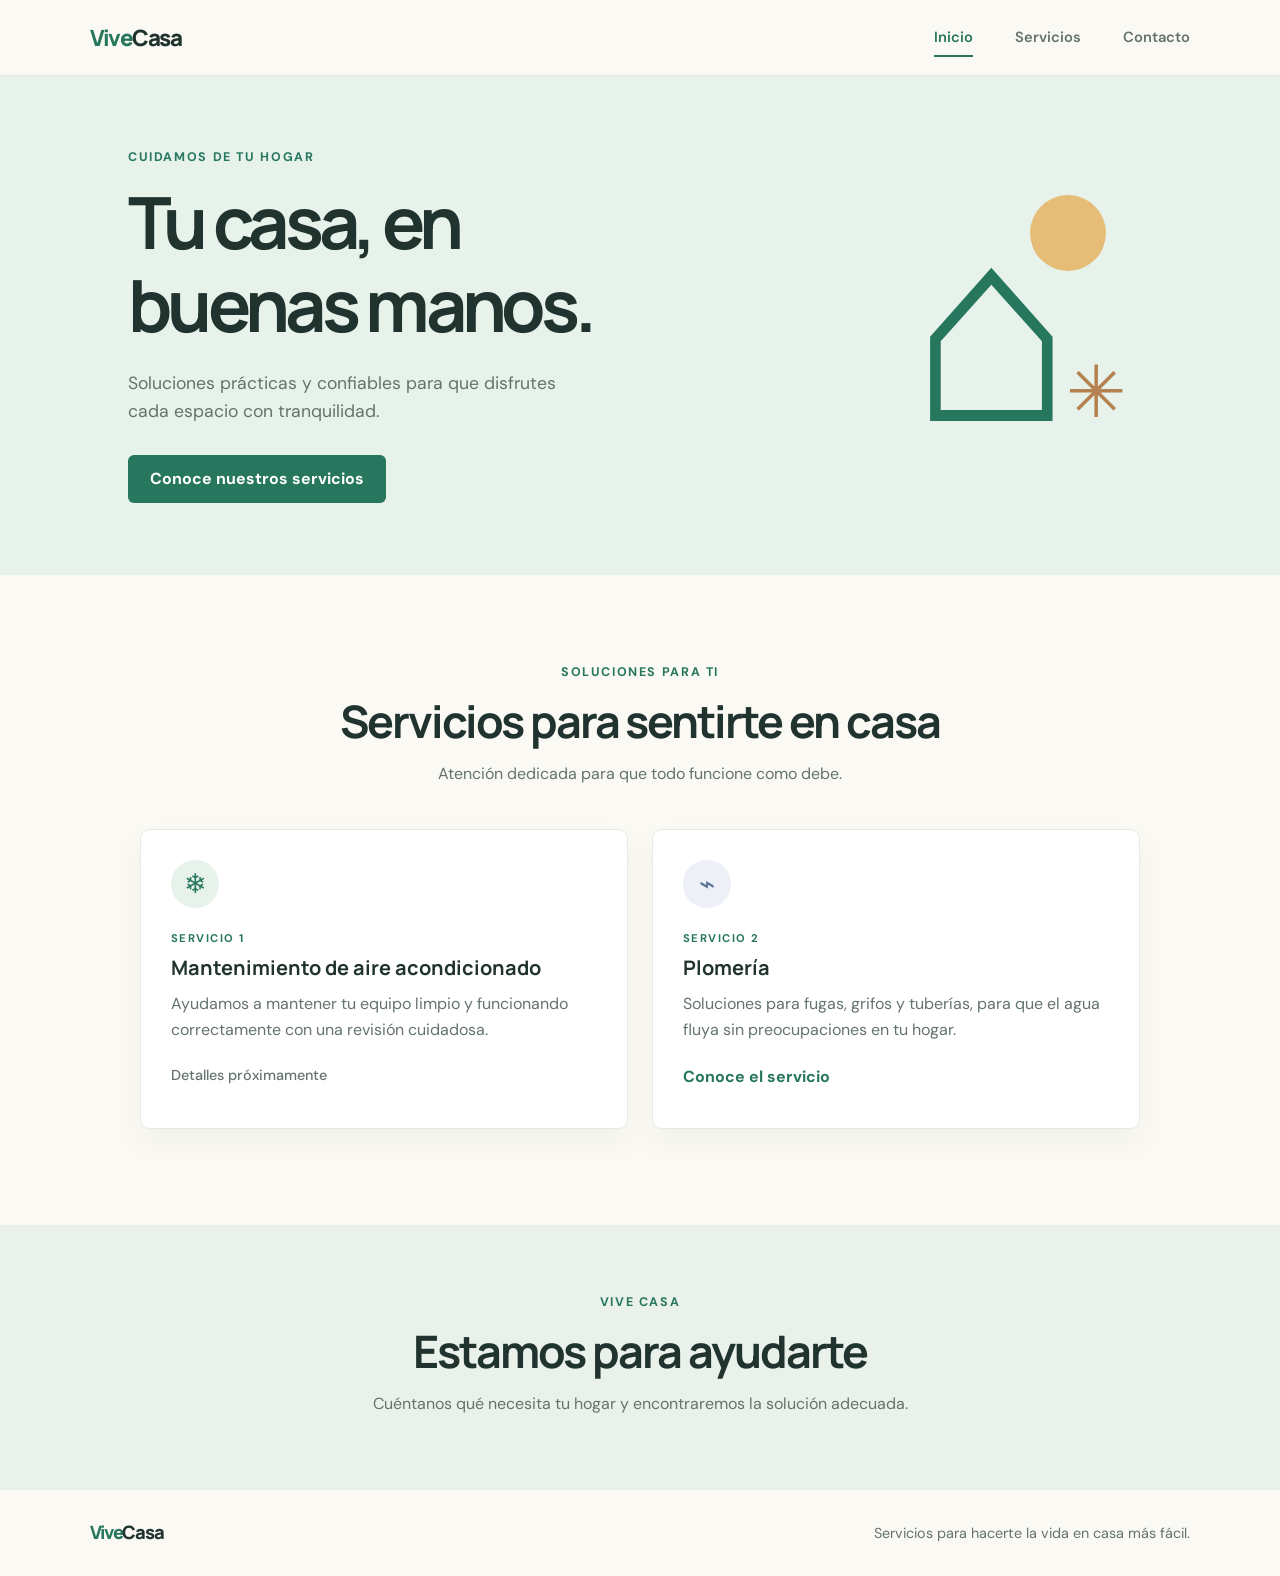
<file: index.html>
<!doctype html>
<html lang="es">
<head>
  <meta charset="utf-8">
  <meta name="viewport" content="width=device-width, initial-scale=1">
  <meta name="description" content="Servicios confiables de mantenimiento de aire acondicionado y plomería para tu hogar.">
  <title>Vive Casa | Servicios para tu hogar</title>
  <link rel="stylesheet" href="style.css">
  <script src="script.js" defer></script>
</head>
<body>
  <header class="site-header">
    <a class="brand" href="#inicio" aria-label="Vive Casa, inicio">Vive<span>Casa</span></a>
    <nav class="site-nav" aria-label="Navegación principal">
      <a class="nav-link is-active" href="#inicio">Inicio</a>
      <a class="nav-link" href="#servicios">Servicios</a>
      <a class="nav-link" href="#contacto">Contacto</a>
    </nav>
  </header>

  <main>
    <section class="hero page-section" id="inicio">
      <div class="hero-content">
        <p class="eyebrow">Cuidamos de tu hogar</p>
        <h1>Tu casa, en buenas manos.</h1>
        <p class="hero-copy">Soluciones prácticas y confiables para que disfrutes cada espacio con tranquilidad.</p>
        <a class="button" href="#servicios">Conoce nuestros servicios</a>
      </div>
      <div class="hero-art" aria-hidden="true">
        <span class="sun"></span>
        <span class="house">⌂</span>
        <span class="plant">✳</span>
      </div>
    </section>

    <section class="services page-section" id="servicios">
      <div class="section-heading">
        <p class="eyebrow">Soluciones para ti</p>
        <h2>Servicios para sentirte en casa</h2>
        <p>Atención dedicada para que todo funcione como debe.</p>
      </div>
      <div class="service-grid">
        <article class="service-card">
          <div class="service-icon" aria-hidden="true">❄</div>
          <p class="card-label">Servicio 1</p>
          <h3>Mantenimiento de aire acondicionado</h3>
          <p>Ayudamos a mantener tu equipo limpio y funcionando correctamente con una revisión cuidadosa.</p>
          <span class="text-link coming-soon">Detalles próximamente</span>
        </article>
        <article class="service-card">
          <div class="service-icon plumbing-icon" aria-hidden="true">⌁</div>
          <p class="card-label">Servicio 2</p>
          <h3>Plomería</h3>
          <p>Soluciones para fugas, grifos y tuberías, para que el agua fluya sin preocupaciones en tu hogar.</p>
          <a class="text-link" href="servicio2.html">Conoce el servicio</a>
        </article>
      </div>
    </section>

    <section class="contact page-section" id="contacto">
      <p class="eyebrow">Vive Casa</p>
      <h2>Estamos para ayudarte</h2>
      <p>Cuéntanos qué necesita tu hogar y encontraremos la solución adecuada.</p>
    </section>
  </main>

  <footer class="site-footer">
    <a class="brand footer-brand" href="#inicio">Vive<span>Casa</span></a>
    <p>Servicios para hacerte la vida en casa más fácil.</p>
  </footer>
</body>
</html>
</file>
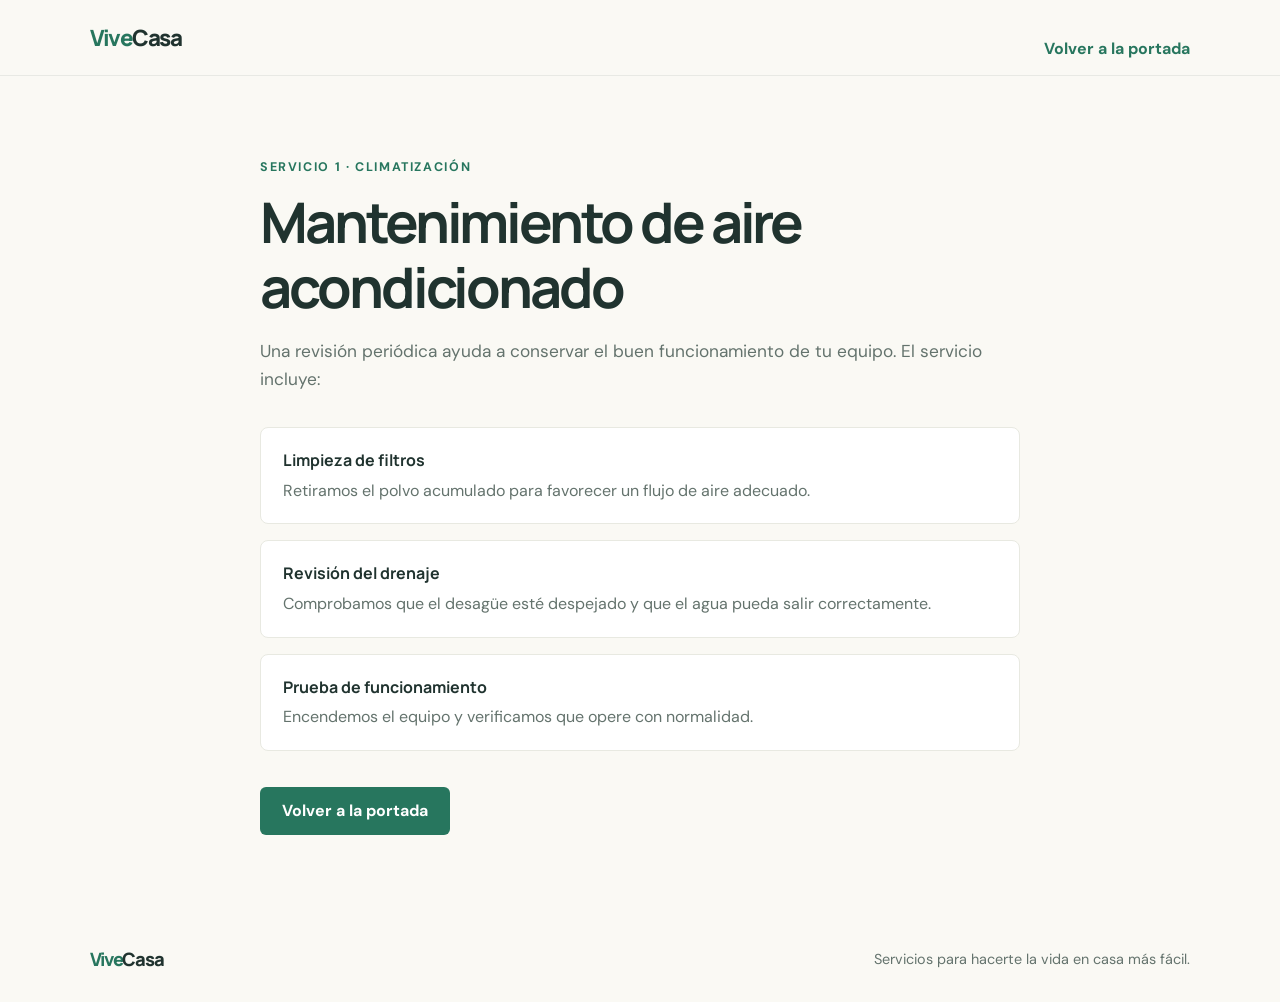
<file: servicio1.html>
<!doctype html>
<html lang="es">
<head>
  <meta charset="utf-8">
  <meta name="viewport" content="width=device-width, initial-scale=1">
  <meta name="description" content="Conoce qué incluye el mantenimiento de aire acondicionado de Vive Casa.">
  <title>Mantenimiento de aire acondicionado | Vive Casa</title>
  <link rel="stylesheet" href="style.css">
</head>
<body>
  <header class="site-header">
    <a class="brand" href="index.html">Vive<span>Casa</span></a>
    <a class="text-link" href="index.html">Volver a la portada</a>
  </header>

  <main>
    <section class="service-detail">
      <div class="detail-content">
        <p class="eyebrow">Servicio 1 · Climatización</p>
        <h1>Mantenimiento de aire acondicionado</h1>
        <p class="detail-intro">Una revisión periódica ayuda a conservar el buen funcionamiento de tu equipo. El servicio incluye:</p>
        <ul class="detail-list">
          <li>
            <strong>Limpieza de filtros</strong>
            <span>Retiramos el polvo acumulado para favorecer un flujo de aire adecuado.</span>
          </li>
          <li>
            <strong>Revisión del drenaje</strong>
            <span>Comprobamos que el desagüe esté despejado y que el agua pueda salir correctamente.</span>
          </li>
          <li>
            <strong>Prueba de funcionamiento</strong>
            <span>Encendemos el equipo y verificamos que opere con normalidad.</span>
          </li>
        </ul>
        <a class="button" href="index.html">Volver a la portada</a>
      </div>
    </section>
  </main>

  <footer class="site-footer">
    <a class="brand footer-brand" href="index.html">Vive<span>Casa</span></a>
    <p>Servicios para hacerte la vida en casa más fácil.</p>
  </footer>
</body>
</html>
</file>
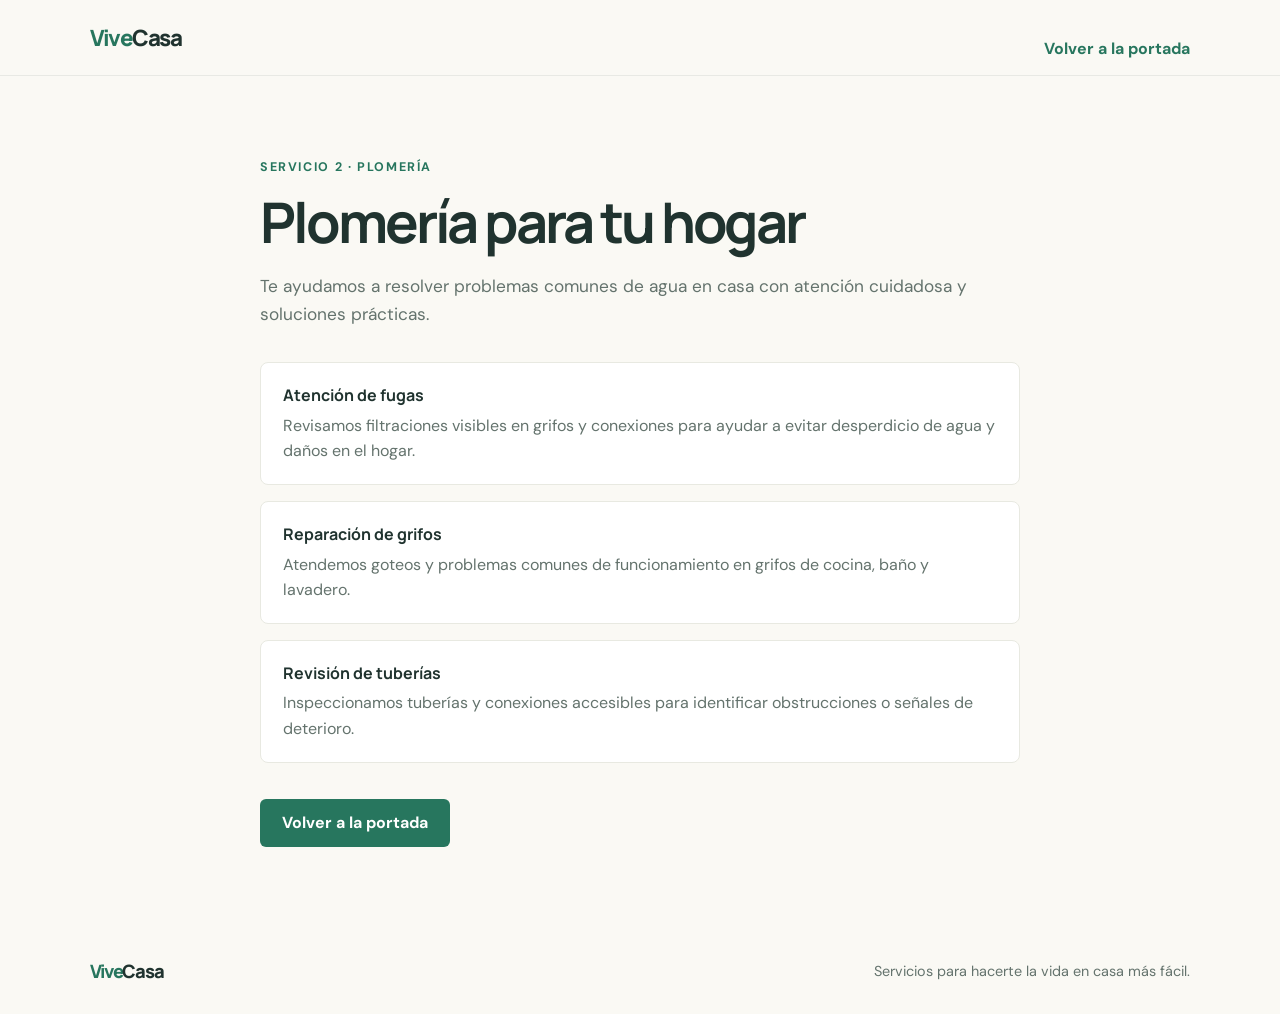
<file: servicio2.html>
<!doctype html>
<html lang="es">
<head>
  <meta charset="utf-8">
  <meta name="viewport" content="width=device-width, initial-scale=1">
  <meta name="description" content="Conoce el servicio de plomería de Vive Casa para fugas, grifos y tuberías.">
  <title>Plomería | Vive Casa</title>
  <link rel="stylesheet" href="style.css">
</head>
<body>
  <header class="site-header">
    <a class="brand" href="index.html">Vive<span>Casa</span></a>
    <a class="text-link" href="index.html">Volver a la portada</a>
  </header>

  <main>
    <section class="service-detail">
      <div class="detail-content">
        <p class="eyebrow">Servicio 2 · Plomería</p>
        <h1>Plomería para tu hogar</h1>
        <p class="detail-intro">Te ayudamos a resolver problemas comunes de agua en casa con atención cuidadosa y soluciones prácticas.</p>
        <ul class="detail-list">
          <li>
            <strong>Atención de fugas</strong>
            <span>Revisamos filtraciones visibles en grifos y conexiones para ayudar a evitar desperdicio de agua y daños en el hogar.</span>
          </li>
          <li>
            <strong>Reparación de grifos</strong>
            <span>Atendemos goteos y problemas comunes de funcionamiento en grifos de cocina, baño y lavadero.</span>
          </li>
          <li>
            <strong>Revisión de tuberías</strong>
            <span>Inspeccionamos tuberías y conexiones accesibles para identificar obstrucciones o señales de deterioro.</span>
          </li>
        </ul>
        <a class="button" href="index.html">Volver a la portada</a>
      </div>
    </section>
  </main>

  <footer class="site-footer">
    <a class="brand footer-brand" href="index.html">Vive<span>Casa</span></a>
    <p>Servicios para hacerte la vida en casa más fácil.</p>
  </footer>
</body>
</html>
</file>
<file: style.css>
@import url('https://fonts.googleapis.com/css2?family=DM+Sans:wght@400;500;600;700&family=Manrope:wght@500;600;700;800&display=swap');

:root {
  color-scheme: light;
  --ink: #20332f;
  --muted: #64736d;
  --green: #27765e;
  --green-dark: #1d5e4a;
  --mint: #e7f2eb;
  --cream: #faf9f4;
  --white: #fff;
}

* {
  box-sizing: border-box;
}

html {
  scroll-behavior: smooth;
}

body {
  margin: 0;
  background: var(--cream);
  color: var(--ink);
  font-family: "DM Sans", sans-serif;
  line-height: 1.6;
}

a {
  color: inherit;
}

.site-header {
  position: sticky;
  z-index: 10;
  top: 0;
  display: flex;
  min-height: 76px;
  align-items: center;
  justify-content: space-between;
  padding: 0 max(7vw, 24px);
  background: rgba(250, 249, 244, 0.96);
  border-bottom: 1px solid rgba(32, 51, 47, 0.08);
}

.brand {
  color: var(--green);
  font-family: "Manrope", sans-serif;
  font-size: 1.4rem;
  font-weight: 800;
  letter-spacing: -0.07em;
  text-decoration: none;
}

.brand span {
  color: var(--ink);
}

.site-nav {
  display: flex;
  gap: clamp(18px, 4vw, 42px);
}

.nav-link {
  padding: 8px 0;
  color: var(--muted);
  font-size: 0.92rem;
  font-weight: 600;
  text-decoration: none;
  transition: color 160ms ease;
}

.nav-link:hover,
.nav-link.is-active {
  color: var(--green);
}

.nav-link.is-active {
  box-shadow: inset 0 -2px var(--green);
}

.page-section {
  scroll-margin-top: 76px;
}

.hero {
  position: relative;
  display: flex;
  min-height: 490px;
  align-items: center;
  overflow: hidden;
  padding: 72px max(10vw, 28px);
  background: var(--mint);
}

.hero-content {
  position: relative;
  z-index: 1;
  max-width: 590px;
}

.eyebrow,
.card-label {
  margin: 0 0 12px;
  color: var(--green);
  font-size: 0.78rem;
  font-weight: 700;
  letter-spacing: 0.13em;
  text-transform: uppercase;
}

h1,
h2,
h3 {
  font-family: "Manrope", sans-serif;
  line-height: 1.16;
}

.hero h1 {
  max-width: 540px;
  margin: 0;
  font-size: clamp(2.7rem, 6vw, 4.5rem);
  letter-spacing: -0.065em;
}

.hero-copy {
  max-width: 435px;
  margin: 22px 0 30px;
  color: var(--muted);
  font-size: 1.1rem;
}

.button {
  display: inline-flex;
  min-height: 48px;
  align-items: center;
  justify-content: center;
  padding: 0 22px;
  border-radius: 6px;
  background: var(--green);
  color: var(--white);
  font-weight: 700;
  text-decoration: none;
  transition: background 160ms ease, transform 160ms ease;
}

.button:hover {
  transform: translateY(-2px);
  background: var(--green-dark);
}

.hero-art {
  position: absolute;
  top: 50%;
  right: 12%;
  display: grid;
  width: 270px;
  height: 270px;
  place-items: center;
  transform: translateY(-50%);
}

.sun {
  position: absolute;
  top: 4px;
  right: 20px;
  width: 76px;
  height: 76px;
  border-radius: 50%;
  background: #e6bd77;
}

.house {
  position: relative;
  color: var(--green);
  font-family: sans-serif;
  font-size: 17rem;
  line-height: 1;
}

.plant {
  position: absolute;
  right: 0;
  bottom: 10px;
  color: #b58150;
  font-size: 4.5rem;
}

.services {
  padding: 88px max(8vw, 24px) 96px;
}

.section-heading {
  max-width: 650px;
  margin: 0 auto 42px;
  text-align: center;
}

.section-heading h2,
.contact h2 {
  margin: 0;
  font-size: clamp(1.9rem, 4vw, 2.8rem);
  letter-spacing: -0.045em;
}

.section-heading > p:last-child,
.contact > p:last-child {
  margin: 14px 0 0;
  color: var(--muted);
}

.service-grid {
  display: grid;
  max-width: 1000px;
  grid-template-columns: repeat(2, minmax(0, 1fr));
  gap: 24px;
  margin: 0 auto;
}

.service-card {
  min-height: 300px;
  padding: 30px;
  border: 1px solid #e8e9e1;
  border-radius: 10px;
  background: var(--white);
  box-shadow: 0 12px 30px rgba(32, 51, 47, 0.04);
}

.service-icon {
  display: grid;
  width: 48px;
  height: 48px;
  margin-bottom: 22px;
  place-items: center;
  border-radius: 50%;
  background: var(--mint);
  color: var(--green);
  font-size: 1.7rem;
}

.plumbing-icon {
  background: #edf0f7;
  color: #597194;
}

.card-label {
  margin-bottom: 8px;
  font-size: 0.7rem;
}

.service-card h3 {
  margin: 0 0 12px;
  font-size: 1.25rem;
}

.service-card > p:not(.card-label) {
  margin: 0;
  color: var(--muted);
}

.text-link {
  display: inline-block;
  margin-top: 22px;
  color: var(--green);
  font-weight: 700;
  text-decoration: none;
}

.text-link span {
  margin-left: 4px;
}

.text-link:hover {
  color: var(--green-dark);
  text-decoration: underline;
}

.coming-soon {
  color: var(--muted);
  font-size: 0.9rem;
  font-weight: 500;
}

.contact {
  padding: 68px 24px 74px;
  background: #eaf1ea;
  text-align: center;
}

.site-footer {
  display: flex;
  align-items: center;
  justify-content: space-between;
  gap: 20px;
  padding: 28px max(7vw, 24px);
}

.footer-brand {
  font-size: 1.15rem;
}

.site-footer p {
  margin: 0;
  color: var(--muted);
  font-size: 0.9rem;
}

.service-detail {
  min-height: calc(100vh - 180px);
  padding: 82px max(8vw, 24px);
}

.detail-content {
  max-width: 760px;
  margin: 0 auto;
}

.detail-content h1 {
  margin: 0;
  font-size: clamp(2.3rem, 5vw, 3.5rem);
  letter-spacing: -0.055em;
}

.detail-intro {
  margin: 18px 0 34px;
  color: var(--muted);
  font-size: 1.08rem;
}

.detail-list {
  display: grid;
  gap: 16px;
  margin: 0 0 36px;
  padding: 0;
  list-style: none;
}

.detail-list li {
  padding: 20px 22px;
  border: 1px solid #e8e9e1;
  border-radius: 8px;
  background: var(--white);
}

.detail-list strong {
  display: block;
  margin-bottom: 4px;
  font-family: "Manrope", sans-serif;
}

.detail-list span {
  color: var(--muted);
}

@media (max-width: 700px) {
  .site-header {
    min-height: 68px;
    padding: 0 20px;
  }

  .site-nav {
    gap: 18px;
  }

  .nav-link {
    font-size: 0.84rem;
  }

  .hero {
    min-height: 455px;
    padding: 60px 24px;
  }

  .hero-art {
    right: -88px;
    opacity: 0.16;
  }

  .hero-content {
    max-width: 520px;
  }

  .services {
    padding: 68px 20px 74px;
  }

  .service-grid {
    grid-template-columns: 1fr;
  }

  .service-card {
    min-height: auto;
  }

  .site-footer {
    align-items: flex-start;
    flex-direction: column;
    gap: 8px;
    padding: 24px;
  }

  .service-detail {
    padding: 64px 22px;
  }
}

@media (max-width: 380px) {
  .site-header {
    align-items: flex-start;
    flex-direction: column;
    gap: 4px;
    padding-top: 10px;
    padding-bottom: 8px;
  }

  .site-nav {
    width: 100%;
    justify-content: space-between;
  }
}

@media (prefers-reduced-motion: reduce) {
  html {
    scroll-behavior: auto;
  }

  *,
  *::before,
  *::after {
    transition-duration: 0.01ms !important;
  }
}
</file>
